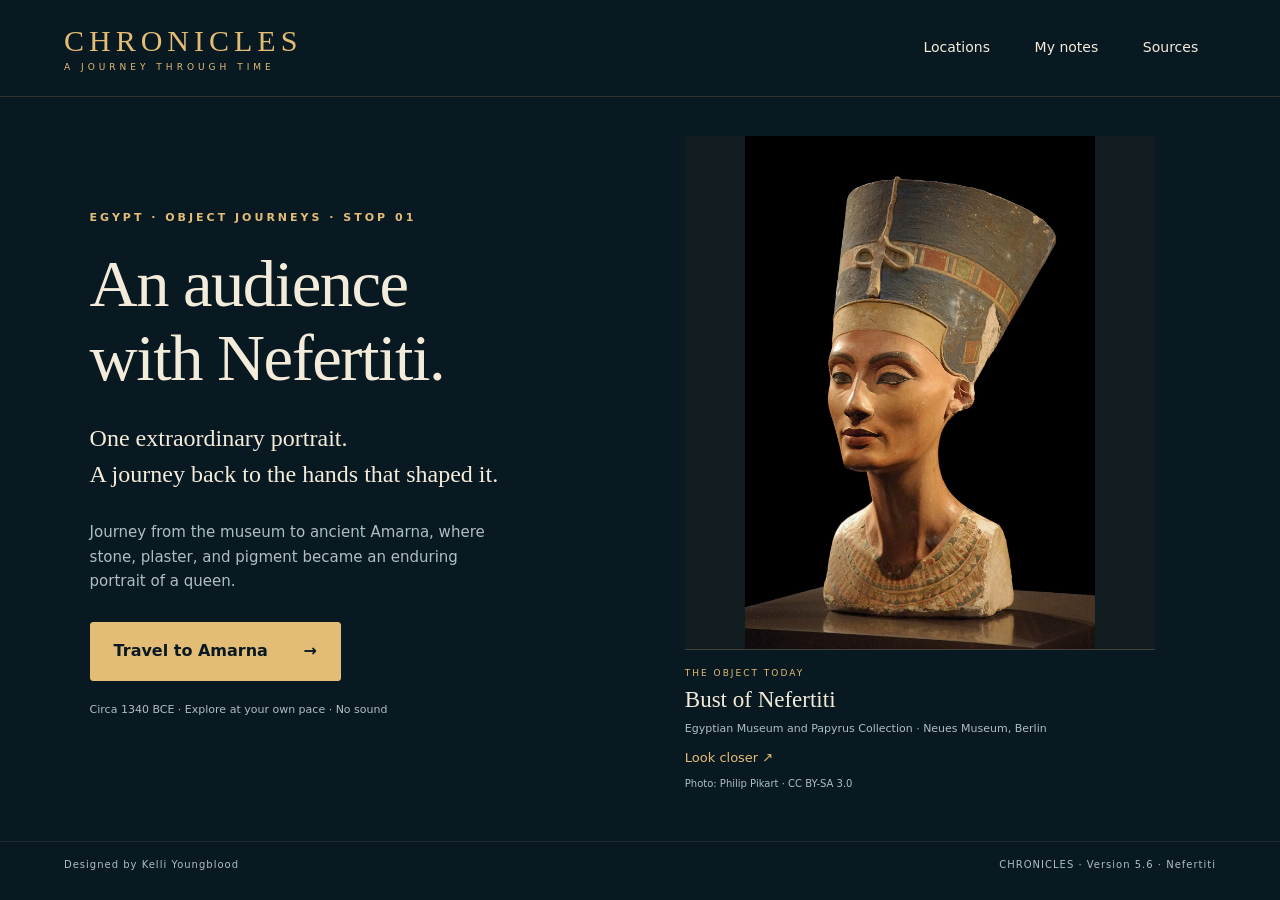
<file: index.html>
<!doctype html>
<html lang="en"><head><meta charset="utf-8"><meta name="viewport" content="width=device-width,initial-scale=1"><title>CHRONICLES · An Audience with Nefertiti</title><meta name="description" content="Travel from a museum photograph of Nefertiti to an imagined workshop at Amarna. Explore the materials, craftsmanship and evidence behind an ancient Egyptian portrait."><link rel="stylesheet" href="styles.css?v=5.6"></head>
<body><a class="skip" href="#main">Skip to the tour</a><header><a class="brand" href="./">CHRONICLES<span>A JOURNEY THROUGH TIME</span></a><nav aria-label="Tour navigation"><button data-open="locations">Locations</button><button data-open="journal">My notes</button><button data-open="sources">Sources</button></nav></header>
<main id="main"><section id="museum" class="museum" aria-labelledby="museum-title"><div class="intro"><p class="eyebrow">EGYPT · OBJECT JOURNEYS · STOP 01</p><h1 id="museum-title" tabindex="-1">An audience<br>with Nefertiti.</h1><p class="lead">One extraordinary portrait.<br>A journey back to the hands that shaped it.</p><p class="instruction">Journey from the museum to ancient Amarna, where stone, plaster, and pigment became an enduring portrait of a queen.</p><button class="primary" id="travel">Travel to Amarna <span aria-hidden="true">→</span></button><p class="small">Circa 1340 BCE · Explore at your own pace · No sound</p></div><figure class="portrait"><img src="nefertiti.jpg" alt="Photograph of the ancient painted bust of Nefertiti: a blue crown, colored collar and one surviving eye inlay."><figcaption><span>THE OBJECT TODAY</span><strong>Bust of Nefertiti</strong>Egyptian Museum and Papyrus Collection · Neues Museum, Berlin<button class="text-button" data-open="object">Look closer ↗</button><small>Photo: Philip Pikart · CC BY-SA 3.0</small></figcaption></figure></section>
<section id="queen" class="queen" hidden aria-labelledby="queen-title"><div class="queen-copy"><p class="eyebrow">AMARNA · CIRCA 1340 BCE</p><h1 id="queen-title" tabindex="-1">Meet Nefertiti.</h1><p class="lead">Nefertiti’s portrait endures.<br>The life behind it is less fully known.</p><p>Nefertiti was the principal queen of Pharaoh Akhenaten. During his reign, she played a prominent role in worship of the Aten, the sun disk. Ancient reliefs show her taking part in religious ceremonies alongside the king—evidence of her remarkable public importance.</p><button class="primary" id="enter-workshop">Enter the sculptor’s workshop →</button><button class="text-button" data-open="queen-evidence">Explore the evidence ↗</button><button class="text-button" id="queen-return">← Return to the museum</button></div><p class="interpretation">Artist’s interpretation · Her exact appearance and this setting are not known.</p></section><section id="workshop" class="workshop" hidden aria-labelledby="workshop-title"><div class="scene-heading"><p class="eyebrow">AKHETATEN / AMARNA · CIRCA 1340 BCE</p><h1 id="workshop-title" tabindex="-1">Inside the sculptor’s workshop.</h1><p>Choose a discovery. Take a closer look.</p></div><div class="hotspots" aria-label="Workshop discoveries"><button class="hotspot stone" data-open="stone"><span aria-hidden="true">+</span>Stone & plaster</button><button class="hotspot color" data-open="color"><span aria-hidden="true">+</span>A world of color</button><button class="hotspot studio" data-open="studio"><span aria-hidden="true">+</span>The workshop</button></div><div class="scene-bottom"><a class="journey-link" href="meketre.html">Next object: A world in miniature →</a><button id="return">← Return to the museum</button><button data-open="object">View the real bust ↗</button><p>AI-created interpretation · Room, tools and object placement are imagined.</p></div></section></main>
<footer><span>Designed by Kelli Youngblood</span><span>CHRONICLES · Version 5.6 · Nefertiti</span></footer>
<dialog id="panel" aria-labelledby="panel-title"><button class="close" aria-label="Close panel">×</button><div id="panel-content"></div></dialog><div id="passage" aria-hidden="true"><p>AMARNA</p><span>Circa 1340 BCE</span></div><script src="app.js?v=5.6"></script></body></html>
</file>
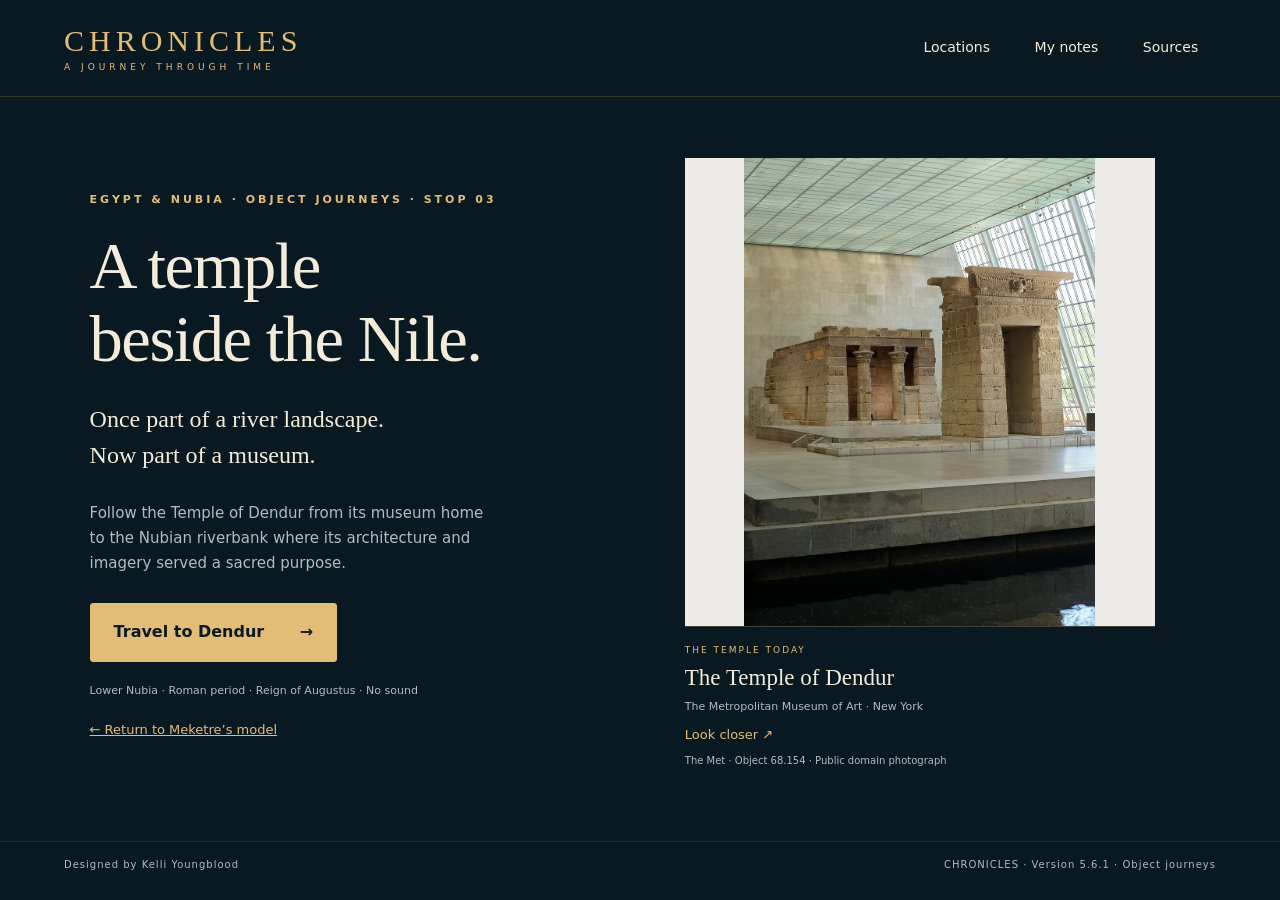
<file: dendur.html>
<!doctype html><html lang="en"><head><meta charset="utf-8"><meta name="viewport" content="width=device-width,initial-scale=1"><title>CHRONICLES · A Temple Beside the Nile</title><meta name="description" content="Explore the Temple of Dendur from its museum home to its original Nubian setting."><link rel="stylesheet" href="styles.css?v=5.6.1"></head><body><a class="skip" href="#main">Skip to the tour</a><header><a class="brand" href="index.html">CHRONICLES<span>A JOURNEY THROUGH TIME</span></a><nav aria-label="Tour navigation"><button data-open="locations">Locations</button><button data-open="journal">My notes</button><button data-open="sources">Sources</button></nav></header><main id="main"><section class="museum" id="model" aria-labelledby="model-title"><div class="intro"><p class="eyebrow">EGYPT & NUBIA · OBJECT JOURNEYS · STOP 03</p><h1 id="model-title" tabindex="-1">A temple<br>beside the Nile.</h1><p class="lead">Once part of a river landscape.<br>Now part of a museum.</p><p class="instruction">Follow the Temple of Dendur from its museum home to the Nubian riverbank where its architecture and imagery served a sacred purpose.</p><button id="travel" class="primary">Travel to Dendur <span aria-hidden="true">→</span></button><p class="small">Lower Nubia · Roman period · Reign of Augustus · No sound</p><a class="text-button" href="meketre.html">← Return to Meketre’s model</a></div><figure class="portrait model-photo"><img src="dendur-museum.jpg" alt="Museum photograph of the sandstone Temple of Dendur and its separate gateway inside The Met."><figcaption><span>THE TEMPLE TODAY</span><strong>The Temple of Dendur</strong>The Metropolitan Museum of Art · New York<button class="text-button" data-open="object">Look closer ↗</button><small>The Met · Object 68.154 · Public domain photograph</small></figcaption></figure></section><section id="context" class="context-screen tomb-context" hidden aria-labelledby="context-title"><div class="context-inner"><p class="eyebrow">LOWER NUBIA · THE ORIGINAL SITE</p><h1 id="context-title" tabindex="-1">Before the museum.</h1><p class="lead">A sacred home for Isis.</p><p>The temple was a dwelling for the goddess. Rituals and offerings of food, drink and clothing served her, supporting the community’s hopes for prosperity.</p><p>Dendur stood on the west bank of the Nile, south of modern Aswan. Its terrace rose above the river against a rocky slope.</p><p>This historical photograph records the temple at its original site—not how it looked when newly built.</p><button class="text-button" data-open="rescue">How did it reach New York? ↗</button><button class="primary" id="enter">Explore the ancient setting →</button><p class="small">Next: an artist’s interpretation of the riverside.</p></div><figure class="archive-photo"><p class="eyebrow">THE ORIGINAL LOCATION · CIRCA 1865–1885</p><img src="dendur-archive.jpg" alt="Antonio Beato’s historical photograph of Dendur’s gateway, small temple and terrace against a rocky slope."><figcaption><strong>Dendur in its landscape</strong><p>Photograph by Antonio Beato, circa 1865–1885, reproduced by The Met.</p><a href="https://www.metmuseum.org/essays/temple-of-dendur-gift-to-the-met" target="_blank" rel="noopener">View the museum’s account ↗</a></figcaption></figure></section><section id="bakery" class="workshop dendur" hidden aria-labelledby="bakery-title"><div class="scene-heading"><p class="eyebrow">LOWER NUBIA · REIGN OF AUGUSTUS</p><h1 id="bakery-title" tabindex="-1">Stone, river & belief.</h1><p>Choose a discovery. Compare with the real temple.</p></div><div class="hotspots" aria-label="Temple discoveries"><button class="hotspot stone" data-open="ritual"><span aria-hidden="true">+</span>A house for a goddess</button><button class="hotspot color" data-open="emperor"><span aria-hidden="true">+</span>An emperor as pharaoh</button><button class="hotspot studio" data-open="nature"><span aria-hidden="true">+</span>Nature in stone</button></div><div class="scene-bottom"><button id="return">← Return to the museum</button><button data-open="object">Compare with the real temple ↗</button><a href="index.html" class="journey-link">Return to the first journey →</a><p>AI-created interpretation · Landscape, color and restored details are interpretive.</p></div></section></main><footer><span>Designed by Kelli Youngblood</span><span>CHRONICLES · Version 5.6.1 · Object journeys</span></footer><dialog id="panel" aria-labelledby="panel-title"><button class="close" aria-label="Close panel">×</button><div id="panel-content"></div></dialog><div id="passage" aria-hidden="true"><p>DENDUR</p><span>Lower Nubia · Roman period</span></div><script src="dendur.js?v=5.6.1"></script></body></html>
</file>
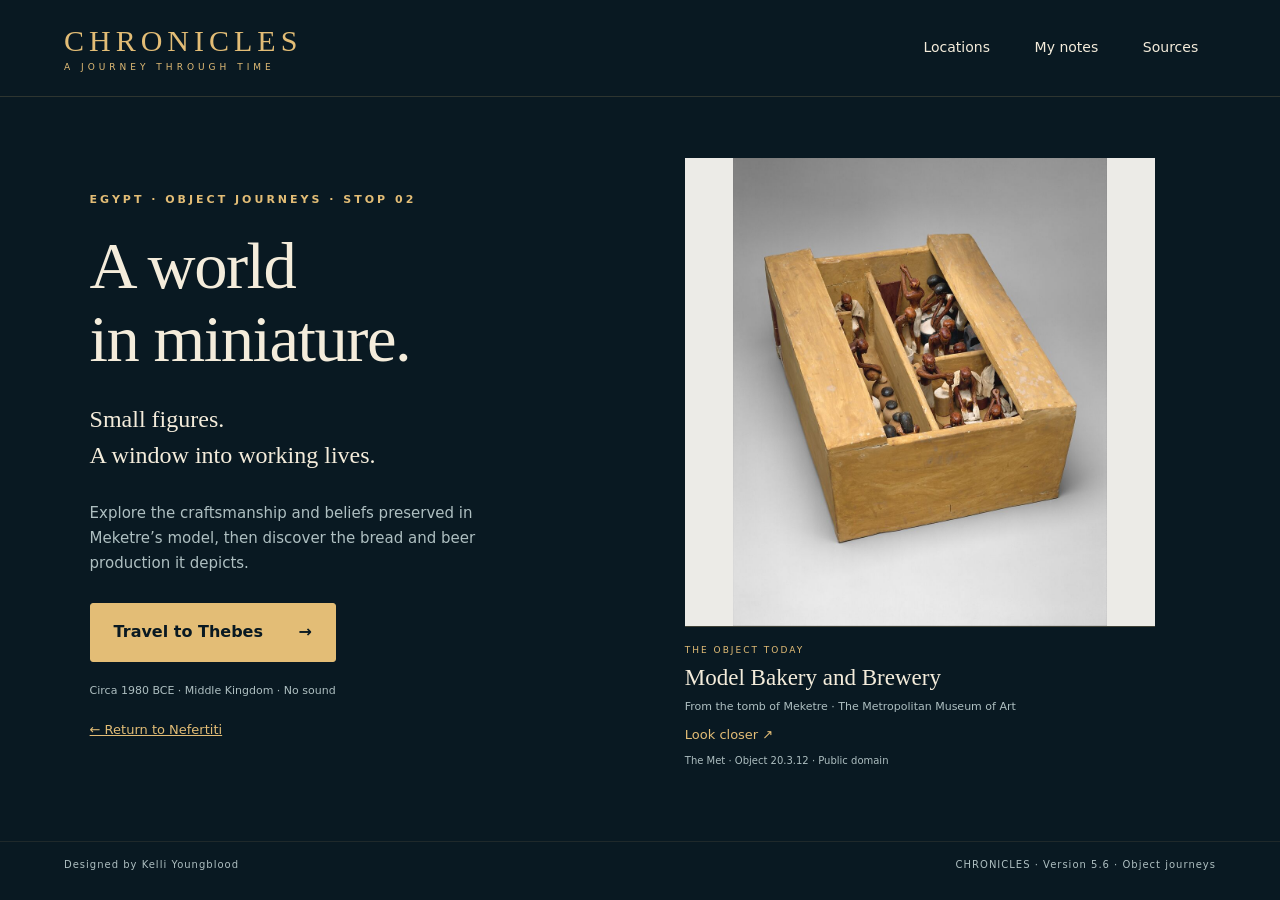
<file: meketre.html>
<!doctype html><html lang="en"><head><meta charset="utf-8"><meta name="viewport" content="width=device-width,initial-scale=1"><title>CHRONICLES · A World in Miniature</title><meta name="description" content="Explore Meketre’s model bakery and brewery, from a museum object to an imagined working scene in ancient Thebes."><link rel="stylesheet" href="styles.css?v=5.6"></head><body><a class="skip" href="#main">Skip to the tour</a><header><a class="brand" href="index.html">CHRONICLES<span>A JOURNEY THROUGH TIME</span></a><nav aria-label="Tour navigation"><button data-open="locations">Locations</button><button data-open="journal">My notes</button><button data-open="sources">Sources</button></nav></header><main id="main"><section class="museum" id="model" aria-labelledby="model-title"><div class="intro"><p class="eyebrow">EGYPT · OBJECT JOURNEYS · STOP 02</p><h1 id="model-title" tabindex="-1">A world<br>in miniature.</h1><p class="lead">Small figures.<br>A window into working lives.</p><p class="instruction">Explore the craftsmanship and beliefs preserved in Meketre’s model, then discover the bread and beer production it depicts.</p><button id="travel" class="primary">Travel to Thebes <span aria-hidden="true">→</span></button><p class="small">Circa 1980 BCE · Middle Kingdom · No sound</p><a class="text-button" href="index.html">← Return to Nefertiti</a></div><figure class="portrait model-photo"><img src="meketre-model.jpg" alt="Museum photograph of a painted wooden model showing miniature workers, rooms, tubs and ovens in a bakery and brewery."><figcaption><span>THE OBJECT TODAY</span><strong>Model Bakery and Brewery</strong>From the tomb of Meketre · The Metropolitan Museum of Art<button class="text-button" data-open="object">Look closer ↗</button><small>The Met · Object 20.3.12 · Public domain</small></figcaption></figure></section><section id="context" class="context-screen tomb-context" hidden aria-labelledby="context-title"><div class="context-inner"><p class="eyebrow">THEBES · MEKETRE’S TOMB</p><h1 id="context-title" tabindex="-1">Made for a tomb.<br>Inspired by life.</h1><p class="lead">A miniature world for the afterlife.</p><p>Excavators discovered twenty-four painted wooden models in a hidden chamber inside Meketre’s tomb. They represented boats, workers and food production.</p><p>Ancient Egyptians believed these images could provide necessities in the afterlife—including bread and beer.</p><button class="text-button" data-open="tomb">Explore the discovery & evidence ↗</button><button class="primary" id="enter">Step into the working scene →</button><p class="small">An artist’s interpretation of the activities represented in the model.</p></div><figure class="archive-photo"><p class="eyebrow">THE ACTUAL DISCOVERY · 1920</p><img src="meketre-chamber.jpg" alt="Black-and-white excavation photograph showing painted wooden models crowded together in the hidden chamber of Meketre’s tomb."><figcaption><strong>Inside the hidden chamber</strong><p>Egyptian Expedition, The Metropolitan Museum of Art, 1920.</p><p>Archival photograph reproduced in the museum’s educator guide, page 79. Small source image shown without invented detail.</p><a href="https://www.metmuseum.org/met-publications/the-art-of-ancient-egypt-a-resource-for-educators" target="_blank" rel="noopener">View the museum publication ↗</a></figcaption></figure></section><section id="bakery" class="workshop bakery" hidden aria-labelledby="bakery-title"><div class="scene-heading"><p class="eyebrow">THEBES · A SCENE INSPIRED BY THE MODEL</p><h1 id="bakery-title" tabindex="-1">Bread, beer & daily work.</h1><p>Explore the activities. Return to the model to compare.</p></div><div class="hotspots" aria-label="Bakery discoveries"><button class="hotspot stone" data-open="grain"><span aria-hidden="true">+</span>Grinding grain</button><button class="hotspot color" data-open="beer"><span aria-hidden="true">+</span>Making beer</button><button class="hotspot studio" data-open="bread"><span aria-hidden="true">+</span>Baking bread</button></div><div class="scene-bottom"><a class="journey-link" href="dendur.html">Next object: The Temple of Dendur →</a><button id="return">← Return to the model</button><button data-open="object">Compare with the real object ↗</button><p>AI-created interpretation · Workers, building and placement are imagined.</p></div></section></main><footer><span>Designed by Kelli Youngblood</span><span>CHRONICLES · Version 5.6 · Object journeys</span></footer><dialog id="panel" aria-labelledby="panel-title"><button class="close" aria-label="Close panel">×</button><div id="panel-content"></div></dialog><div id="passage" aria-hidden="true"><p>THEBES</p><span>Circa 1980 BCE</span></div><script src="meketre.js?v=5.6"></script></body></html>
</file>
<file: styles.css>
:root{color-scheme:dark;--ink:#091922;--panel:#102b36;--gold:#e3bd76;--cream:#f4ecdb;--muted:#aebfc1}*{box-sizing:border-box}body{margin:0;background:var(--ink);color:var(--cream);font:16px/1.65 system-ui,sans-serif}button,a{-webkit-tap-highlight-color:transparent}button{font:inherit;color:inherit;background:transparent;border:1px solid #63706c;border-radius:3px;padding:.65rem 1.05rem;cursor:pointer}button:hover{border-color:var(--gold);background:#e3bd7612}button:focus-visible,a:focus-visible,textarea:focus-visible{outline:3px solid var(--gold);outline-offset:5px}a{color:var(--gold)}header{display:flex;align-items:center;justify-content:space-between;padding:24px 5vw;border-bottom:1px solid #e3bd762b;gap:20px}.brand{text-decoration:none;font:30px Georgia,serif;letter-spacing:5px;color:var(--gold)}.brand span{display:block;font:9px system-ui;letter-spacing:4px;margin-top:4px}nav{display:flex;gap:9px}nav button{border-color:transparent;font-size:14px}h1,h2,h3{font-family:Georgia,serif;font-weight:400;line-height:1.1}h1{font-size:clamp(42px,5.2vw,76px);margin:20px 0 26px;letter-spacing:-1.5px}h1:focus{outline:none}h2{font-size:42px;color:var(--gold);margin:12px 0 28px}h3{font-size:24px;margin-top:30px}.eyebrow{color:var(--gold);font-size:11px;font-weight:600;letter-spacing:3px}.museum{max-width:1440px;margin:auto;min-height:calc(100svh - 156px);display:grid;grid-template-columns:1fr 1fr;align-items:center;gap:7vw;padding:38px 7vw 48px}.lead{font:24px/1.5 Georgia,serif}.instruction{max-width:410px;color:var(--muted);font-size:15px;margin:28px 0}.primary{background:var(--gold);color:var(--ink);border-color:var(--gold);font-weight:650;padding:15px 23px}.primary:hover{background:#f2cf8e}.primary span{margin-left:30px}.small,small{font-size:11px;color:var(--muted)}.small{margin-top:20px}.portrait{margin:0;align-self:center;max-width:470px;width:100%}.portrait img{width:100%;height:min(57svh,590px);object-fit:contain;display:block;background:#111c21}.portrait figcaption{border-top:1px solid #e3bd7640;padding-top:16px;font-size:11px;color:var(--muted)}figcaption span{font-size:9px;letter-spacing:2px;color:var(--gold);display:block}figcaption strong{font:23px Georgia,serif;color:var(--cream);display:block;margin:7px 0}figcaption small{display:block;font-size:10px}.text-button{border:0;padding:8px 0;color:var(--gold);display:block;font-size:13px}footer{display:flex;justify-content:space-between;padding:15px 5vw;font-size:10px;letter-spacing:1px;color:var(--muted);gap:15px;border-top:1px solid #e3bd761a}.workshop{position:relative;min-height:calc(100svh - 150px);background:linear-gradient(90deg,#07141dd9,transparent 75%),url('amarna-workshop.jpg') center/cover}.scene-heading{position:relative;padding:40px 5vw;max-width:720px}.scene-heading h1{font-size:clamp(36px,4vw,59px)}.scene-heading>p:last-child{color:#e4e3d8}.hotspots{height:360px;position:relative}.hotspot{position:absolute;background:#09212ce8;border:1px solid var(--gold);font:17px Georgia,serif;box-shadow:0 4px 22px #0005}.hotspot span{display:inline-grid;place-items:center;margin-right:10px;color:var(--gold);font:24px Georgia}.stone{left:12%;top:56%}.color{left:46%;top:68%}.studio{right:10%;top:12%}.scene-bottom{display:flex;align-items:center;flex-wrap:wrap;gap:12px;padding:20px 5vw;background:linear-gradient(transparent,#07141de6)}.scene-bottom button{background:#091922c9;font-size:12px}.scene-bottom p{margin-left:auto;max-width:290px;font-size:10px;color:#e8e0d2}dialog{border:1px solid #b08d52;border-radius:5px;background:var(--panel);color:var(--cream);width:min(680px,92vw);max-height:86svh;padding:45px;box-shadow:0 30px 100px #000a}dialog::backdrop{background:#030c14c9;backdrop-filter:blur(5px)}.close{position:absolute;right:12px;top:8px;font-size:30px;border:0;padding:0 12px}.detail-label{font-size:10px;letter-spacing:2px;color:var(--gold)}dialog p,dialog li{color:#d0dddc}dialog a{overflow-wrap:anywhere}dialog ul{padding-left:22px}dialog .source{font-size:12px;border-top:1px solid #e3bd7633;padding-top:16px;margin-top:24px}.object-detail{width:100%;max-height:50svh;object-fit:contain;background:#111c21}.location{width:100%;text-align:left;margin:12px 0;display:flex;justify-content:space-between;align-items:center}.location small{color:var(--gold)}textarea{width:100%;min-height:160px;background:var(--ink);color:var(--cream);border:1px solid #63706c;border-radius:3px;padding:15px;font:16px/1.5 system-ui}.note-actions{display:flex;gap:12px;margin-top:16px;flex-wrap:wrap}#note-status{min-height:1.5em;font-size:12px;color:var(--gold)}.skip{position:absolute;left:15px;top:-100px;z-index:20;background:var(--ink);padding:10px}.skip:focus{top:10px}#passage{position:fixed;inset:0;background:#081922;display:grid;place-content:center;text-align:center;z-index:30;pointer-events:none;opacity:0;transition:opacity .35s}#passage p{font:42px Georgia;letter-spacing:12px;color:var(--gold);margin:0 0 12px}#passage span{font-size:13px;letter-spacing:3px}#passage.active{opacity:1}[hidden]{display:none!important}@media(max-width:700px){header{padding:18px 6vw;align-items:flex-start}.brand{font-size:21px;letter-spacing:3px}.brand span{font-size:7px;letter-spacing:2px}nav{gap:0;flex-wrap:wrap;justify-content:flex-end;max-width:160px}nav button{padding:4px 7px;font-size:11px}.museum{grid-template-columns:1fr;padding:28px 7vw;gap:30px}.intro h1{font-size:48px}.lead{font-size:21px}.portrait{max-width:100%}.portrait img{height:440px;max-height:65svh}.workshop{background-position:60% center;min-height:850px}.scene-heading{padding:28px 7vw}.scene-heading h1{font-size:39px}.hotspots{height:390px;display:flex;flex-direction:column;justify-content:end;align-items:flex-start;gap:18px;padding:0 7vw 24px}.hotspot{position:static;font-size:16px}.scene-bottom{padding:20px 7vw}.scene-bottom p{margin-left:0;max-width:none}dialog{padding:40px 24px 24px}h2{font-size:34px}footer{font-size:9px;letter-spacing:0}}@media(prefers-reduced-motion:reduce){*{scroll-behavior:auto!important;transition:none!important}}

.queen{position:relative;min-height:calc(100svh - 150px);display:flex;align-items:center;background:linear-gradient(90deg,#07141df5 0%,#07141dce 34%,#07141d22 70%),url('nefertiti-interpretation.jpg') center/cover}.queen-copy{max-width:620px;padding:45px 5vw 70px}.queen-copy>p:not(.eyebrow){max-width:440px}.queen-copy>p:not(.lead):not(.eyebrow){font-size:15px;color:#d5dddd;margin:24px 0}.queen-copy h1{font-size:clamp(42px,4.6vw,66px)}.queen-copy .lead{font-size:23px}.queen-copy .primary{margin-top:12px}.interpretation{position:absolute;right:20px;bottom:10px;font-size:10px;color:#f0e8d6;background:#091922b0;padding:6px 10px;max-width:350px}.queen-copy .text-button{margin-top:5px}@media(max-width:700px){.queen{min-height:1050px;align-items:flex-end;background-position:65% top;background-size:auto 650px;background-repeat:no-repeat;background-color:var(--ink)}.queen:before{content:"";position:absolute;inset:0;background:linear-gradient(transparent 250px,#091922 580px)}.queen-copy{position:relative;padding:450px 7vw 85px;max-width:none}.queen-copy>p:not(.eyebrow){max-width:none}.interpretation{bottom:8px;left:7vw;right:7vw;max-width:none}.queen-copy h1{font-size:43px}}
.model-photo img{height:min(52svh,500px);object-fit:contain;background:#ecebe7}.context-screen{min-height:calc(100svh - 150px);display:grid;align-items:center;background:radial-gradient(ellipse at 80% 40%,#66523955,transparent 70%),#091922}.context-inner{max-width:800px;padding:60px 8vw}.context-inner>p:not(.eyebrow){max-width:540px;color:#cbd5d3}.context-inner h1{font-size:clamp(40px,4.8vw,65px)}.context-inner .primary{margin-top:20px}.bakery{background-image:linear-gradient(90deg,#07141ddd,transparent 78%),url('thebes-bakery.jpg')}.journey-link{display:inline-block;border:1px solid #e3bd7680;border-radius:3px;padding:12px 18px;color:var(--gold);text-decoration:none;margin:12px 0}.journey-link:hover{background:#e3bd7612}a.location{text-decoration:none;border:1px solid #63706c;border-radius:3px;padding:.65rem 1.05rem;color:var(--cream)}@media(max-width:700px){.model-photo img{height:auto;min-height:220px}.context-inner{padding:45px 7vw}.bakery{background-position:50% center}}

.tomb-context{grid-template-columns:minmax(0,1.2fr) minmax(0,1fr);gap:4vw;padding:35px 7vw}.tomb-context .context-inner{padding:20px 0;max-width:660px}.tomb-context h1{font-size:clamp(38px,4.2vw,60px)}.archive-photo{margin:0;max-width:460px}.archive-photo img{display:block;width:100%;max-width:380px;image-rendering:auto;border:1px solid #e3bd7633}.archive-photo figcaption{max-width:380px;padding-top:18px;font-size:12px;color:var(--muted)}.archive-photo figcaption strong{font-size:24px}.archive-photo figcaption p{margin:10px 0}.archive-photo figcaption a{font-size:12px}@media(max-width:800px){.tomb-context{grid-template-columns:1fr;padding:35px 7vw;gap:25px}.archive-photo{padding-bottom:30px}.tomb-context .context-inner{padding:0}.archive-photo img{max-width:100%;width:350px}}

.dendur{background-image:linear-gradient(90deg,#07141dd9,transparent 78%),url('dendur-riverside.jpg')}.dendur .scene-heading{max-width:680px}.dendur .stone{top:65%}.dendur .color{top:72%}.dendur .studio{top:20%}

.relief-photo{margin:0 0 22px}.relief-photo img{display:block;width:100%;height:auto;max-height:58svh;object-fit:contain;background:#0a2029}.relief-photo figcaption{padding:14px 0;border-bottom:1px solid #e3bd7633}.relief-photo figcaption strong{font:17px system-ui,sans-serif;color:var(--gold)}.relief-photo figcaption p{font-size:13px;margin:8px 0}.relief-photo figcaption small{font-size:10px;display:block}

.evidence-figure{margin:24px 0}.evidence-figure>img{display:block;width:100%;height:auto;object-fit:contain}.evidence-figure figcaption{padding:12px 0 16px;border-bottom:1px solid #e3bd7633;color:var(--muted);font-size:11px;line-height:1.6}.evidence-figure figcaption strong{font:18px Georgia,serif;color:var(--cream);display:block}.evidence-figure figcaption p{font-size:12px;margin:8px 0}.evidence-details{border:1px solid #e3bd7640;padding:12px;margin:18px 0}.evidence-details summary{cursor:pointer;color:var(--gold);font-size:14px}.evidence-figure.plan>img{max-height:580px;background:#fff}.evidence-details>.object-detail{margin-top:14px}
</file>
